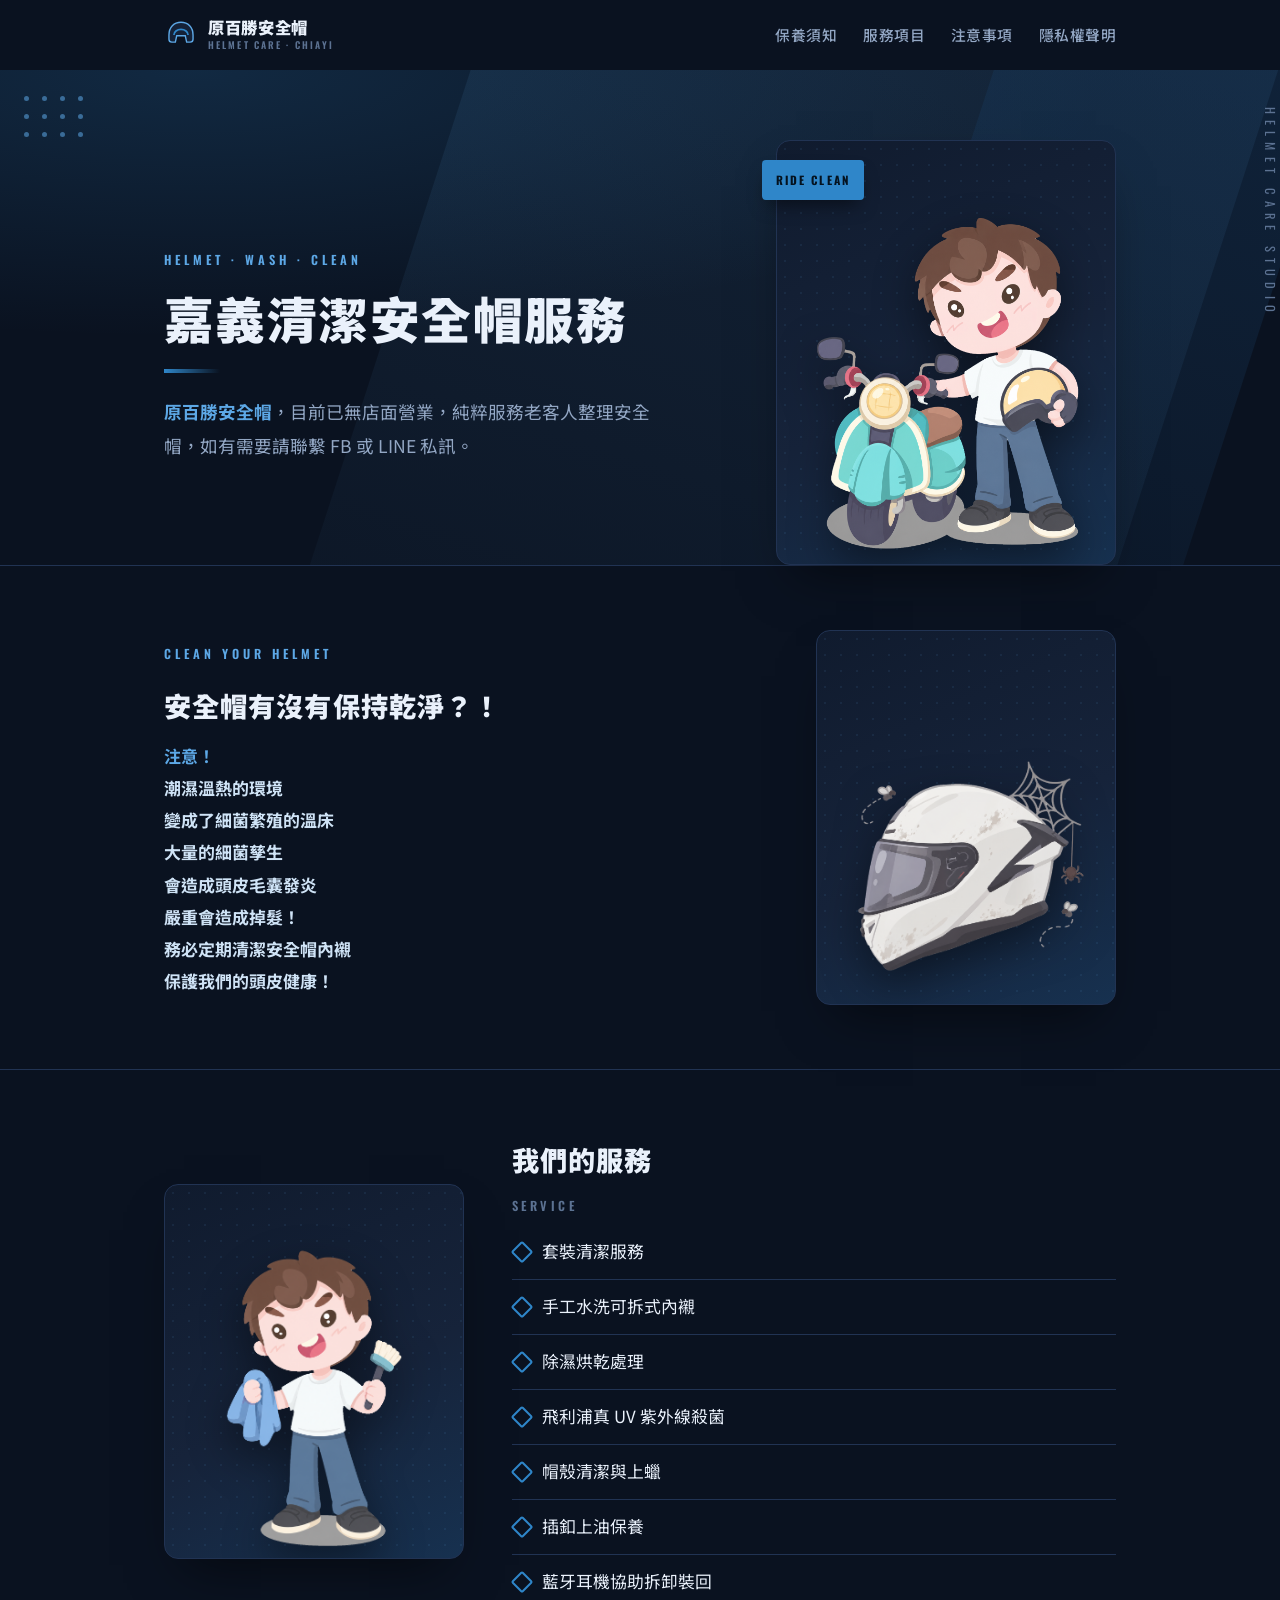
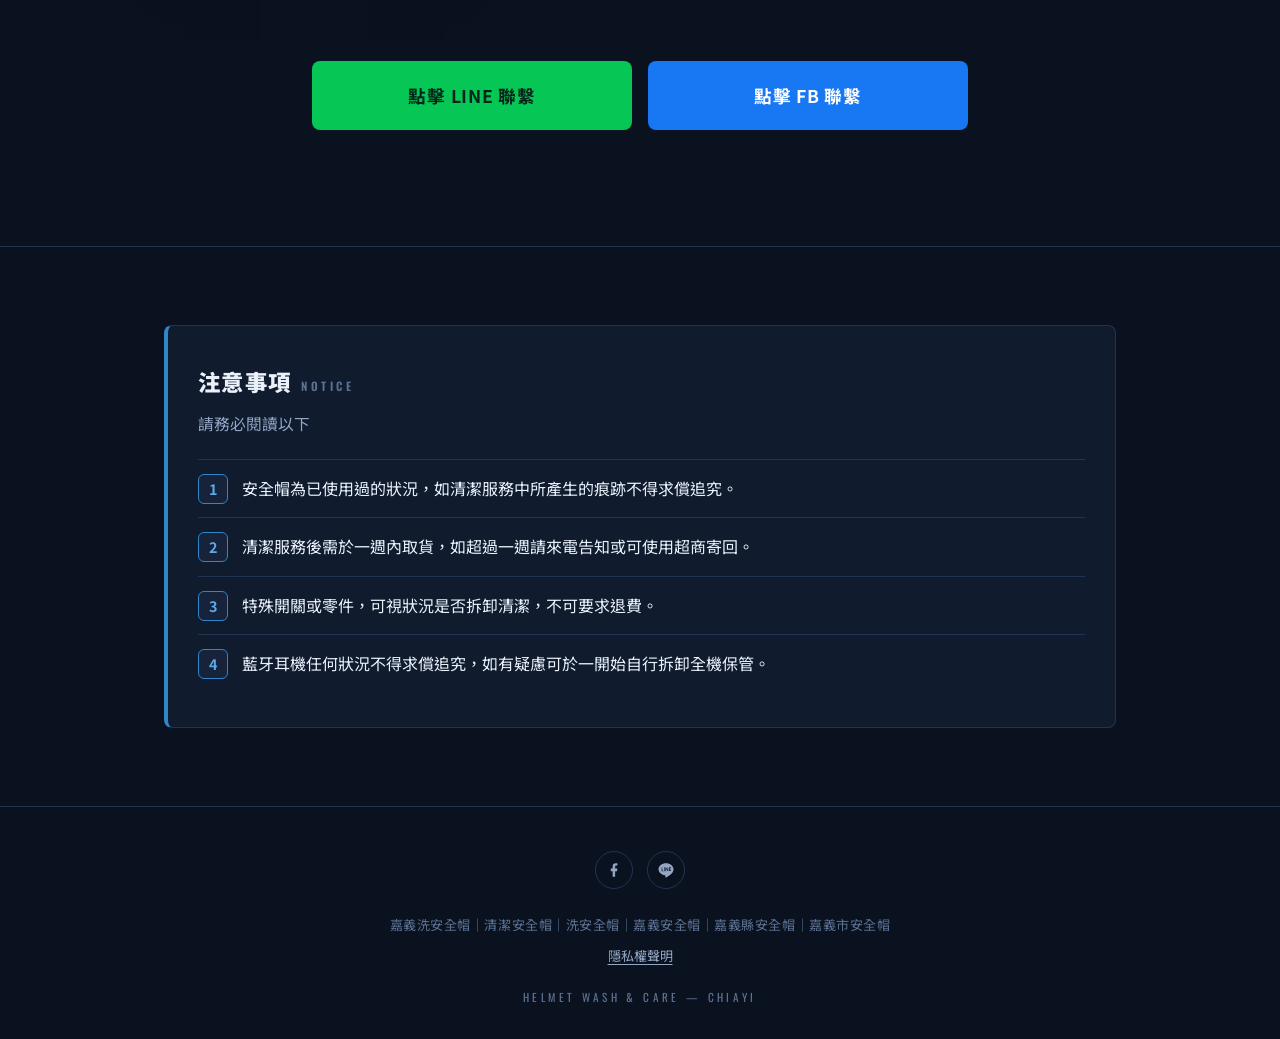
<file: index.html>
<!DOCTYPE html>
<html lang="zh-Hant">
<head>
<meta charset="UTF-8">
<meta name="viewport" content="width=device-width, initial-scale=1.0">
<title>嘉義清潔安全帽服務｜原百勝安全帽</title>
<meta name="description" content="嘉義清潔安全帽服務，原百勝安全帽。手工水洗內襯、UV紫外線殺菌、帽殼上蠟保養。純服務老客人，請FB或LINE私訊。">
<link rel="preconnect" href="https://fonts.googleapis.com">
<link rel="preconnect" href="https://fonts.gstatic.com" crossorigin>
<link href="https://fonts.googleapis.com/css2?family=Noto+Sans+TC:wght@400;500;700;900&family=Oswald:wght@500;600;700&display=swap" rel="stylesheet">
<link rel="stylesheet" href="styles.css">
</head>
<body>

<div class="topbar">
  <a class="brand" href="#top">
    <svg viewBox="0 0 48 48" fill="none" xmlns="http://www.w3.org/2000/svg" aria-hidden="true">
      <path d="M24 6c-10 0-17 7-17 18v6a4 4 0 0 0 4 4h5l2-9h12l2 9h5a4 4 0 0 0 4-4v-6c0-11-7-18-17-18Z" fill="#152238" stroke="#5da8e6" stroke-width="2"/>
      <path d="M14 24a10 8 0 0 1 20 0" stroke="#2f86c9" stroke-width="2.5" fill="none"/>
    </svg>
    <span class="name">原百勝安全帽<small class="en-face">HELMET&nbsp;CARE&nbsp;·&nbsp;CHIAYI</small></span>
  </a>
  <nav class="topnav">
    <a href="#warn">保養須知</a>
    <a href="#service">服務項目</a>
    <a href="#notice">注意事項</a>
    <a href="privacy.html">隱私權聲明</a>
  </nav>
</div>

<header class="hero" id="top">
  <div class="diag"><i></i><i></i></div>
  <div class="hero-corner-dots dotgrid" aria-hidden="true">
    <span></span><span></span><span></span><span></span>
    <span></span><span></span><span></span><span></span>
    <span></span><span></span><span></span><span></span>
  </div>
  <div class="wrap">
    <div class="hero-inner">
      <div class="hero-text">
        <span class="eyebrow en-face">HELMET · WASH · CLEAN</span>
        <h1>嘉義清潔安全帽服務</h1>
        <div class="lamp"></div>
        <p class="sub"><strong>原百勝安全帽</strong>，目前已無店面營業，純粹服務老客人整理安全帽，如有需要請聯繫 FB 或 LINE 私訊。</p>
      </div>
      <div class="hero-art">
        <div class="frame art-panel">
          <img src="images/hero-rider.png" alt="插畫：一位騎士站在機車旁，手裡拿著一頂安全帽">
        </div>
        <span class="tag en-face">RIDE&nbsp;CLEAN</span>
      </div>
    </div>
  </div>
  <span class="side-label en-face">HELMET CARE STUDIO</span>
</header>

<main>

  <!-- 第一段 -->
  <section class="block warn" id="warn">
    <div class="wrap">
      <div class="row">
        <div class="col-text">
          <span class="eyebrow en-face">CLEAN YOUR HELMET</span>
          <h2 class="head">安全帽有沒有保持乾淨？！</h2>
          <p class="lede"><span class="big">注意！</span>
潮濕溫熱的環境
變成了細菌繁殖的溫床
大量的細菌孳生
會造成頭皮毛囊發炎
嚴重會造成掉髮！
務必定期清潔安全帽內襯
保護我們的頭皮健康！</p>
        </div>
        <div class="col-art">
          <div class="frame art-panel">
            <img src="images/warn-dirty-helmet.png" alt="插畫：沾滿灰塵、蜘蛛網與蒼蠅的髒安全帽，提醒定期清潔的重要">
          </div>
        </div>
      </div>
    </div>
  </section>

  <!-- 第二段 -->
  <section class="block" id="service">
    <div class="wrap">
      <div class="row flip">
        <div class="col-text">
          <h2 class="head">我們的服務<span class="en en-face">SERVICE</span></h2>
          <ul class="services">
            <li>套裝清潔服務</li>
            <li>手工水洗可拆式內襯</li>
            <li>除濕烘乾處理</li>
            <li>飛利浦真 UV 紫外線殺菌</li>
            <li>帽殼清潔與上蠟</li>
            <li>插釦上油保養</li>
            <li>藍牙耳機協助拆卸裝回</li>
          </ul>
        </div>
        <div class="col-art">
          <div class="frame art-panel">
            <img src="images/service-cleaning.png" alt="插畫：師傅拿著抹布與清潔刷，準備清潔安全帽">
          </div>
        </div>
      </div>

      <!-- CTA -->
      <div class="cta-row">
        <a class="btn line" href="https://line.me/R/ti/p/@006lrfck" target="_blank" rel="noopener">點擊 LINE 聯繫</a>
        <a class="btn fb" href="https://www.facebook.com/PahSingTw/" target="_blank" rel="noopener">點擊 FB 聯繫</a>
      </div>
    </div>
  </section>

  <!-- 第三段：注意事項 -->
  <section class="block" id="notice">
    <div class="wrap">
      <div class="notice">
        <h2>注意事項<span class="en en-face">NOTICE</span></h2>
        <p class="must">請務必閱讀以下</p>
        <ol>
          <li>安全帽為已使用過的狀況，如清潔服務中所產生的痕跡不得求償追究。</li>
          <li>清潔服務後需於一週內取貨，如超過一週請來電告知或可使用超商寄回。</li>
          <li>特殊開關或零件，可視狀況是否拆卸清潔，不可要求退費。</li>
          <li>藍牙耳機任何狀況不得求償追究，如有疑慮可於一開始自行拆卸全機保管。</li>
        </ol>
      </div>
    </div>
  </section>

</main>

<footer>
  <div class="social">
    <a href="https://www.facebook.com/PahSingTw/" target="_blank" rel="noopener" aria-label="Facebook">
      <svg viewBox="0 0 24 24" fill="currentColor"><path d="M13.5 21v-7.5H16l.5-3.5h-3V7.8c0-1 .3-1.7 1.7-1.7H16.6V3.1C16.3 3 15.3 3 14.2 3c-2.4 0-4 1.5-4 4.2V10H7.7v3.5h2.5V21h3.3Z"/></svg>
    </a>
    <a href="https://line.me/R/ti/p/@006lrfck" target="_blank" rel="noopener" aria-label="LINE">
      <svg viewBox="0 0 24 24" fill="currentColor"><path d="M12 3C6.5 3 2 6.6 2 11c0 3.9 3.5 7.2 8.3 7.9.3.1.8.2.9.5.1.3 0 .7 0 1l-.1 1c0 .3-.2 1.1.9.6 1.1-.5 6-3.5 8.2-6C21.6 14.2 22 12.7 22 11c0-4.4-4.5-8-10-8Zm-3.9 10.6H6.6a.4.4 0 0 1-.4-.4V8.8a.4.4 0 0 1 .8 0v4h1.1a.4.4 0 0 1 0 .8Zm1.9 0a.4.4 0 0 1-.4-.4V8.8a.4.4 0 0 1 .8 0v4.4c0 .2-.2.4-.4.4Zm5-.4c0 .2-.1.3-.3.4h-.1a.4.4 0 0 1-.3-.2l-2.2-3v2.8a.4.4 0 0 1-.8 0V8.8c0-.2.1-.3.3-.4h.1c.1 0 .2 0 .3.2l2.2 3V8.8a.4.4 0 0 1 .8 0v4.4Zm3.4-2.6a.4.4 0 0 1 0 .8h-1.5v1h1.5a.4.4 0 0 1 0 .8h-1.9a.4.4 0 0 1-.4-.4V8.8c0-.2.2-.4.4-.4h1.9a.4.4 0 0 1 0 .8h-1.5v1h1.5Z"/></svg>
    </a>
  </div>
  <p class="seo">嘉義洗安全帽｜清潔安全帽｜洗安全帽｜嘉義安全帽｜嘉義縣安全帽｜嘉義市安全帽</p>
  <p class="foot-links"><a href="privacy.html">隱私權聲明</a></p>
  <p class="brandline en-face">HELMET WASH &amp; CARE — CHIAYI</p>
</footer>

</body>
</html>
</file>
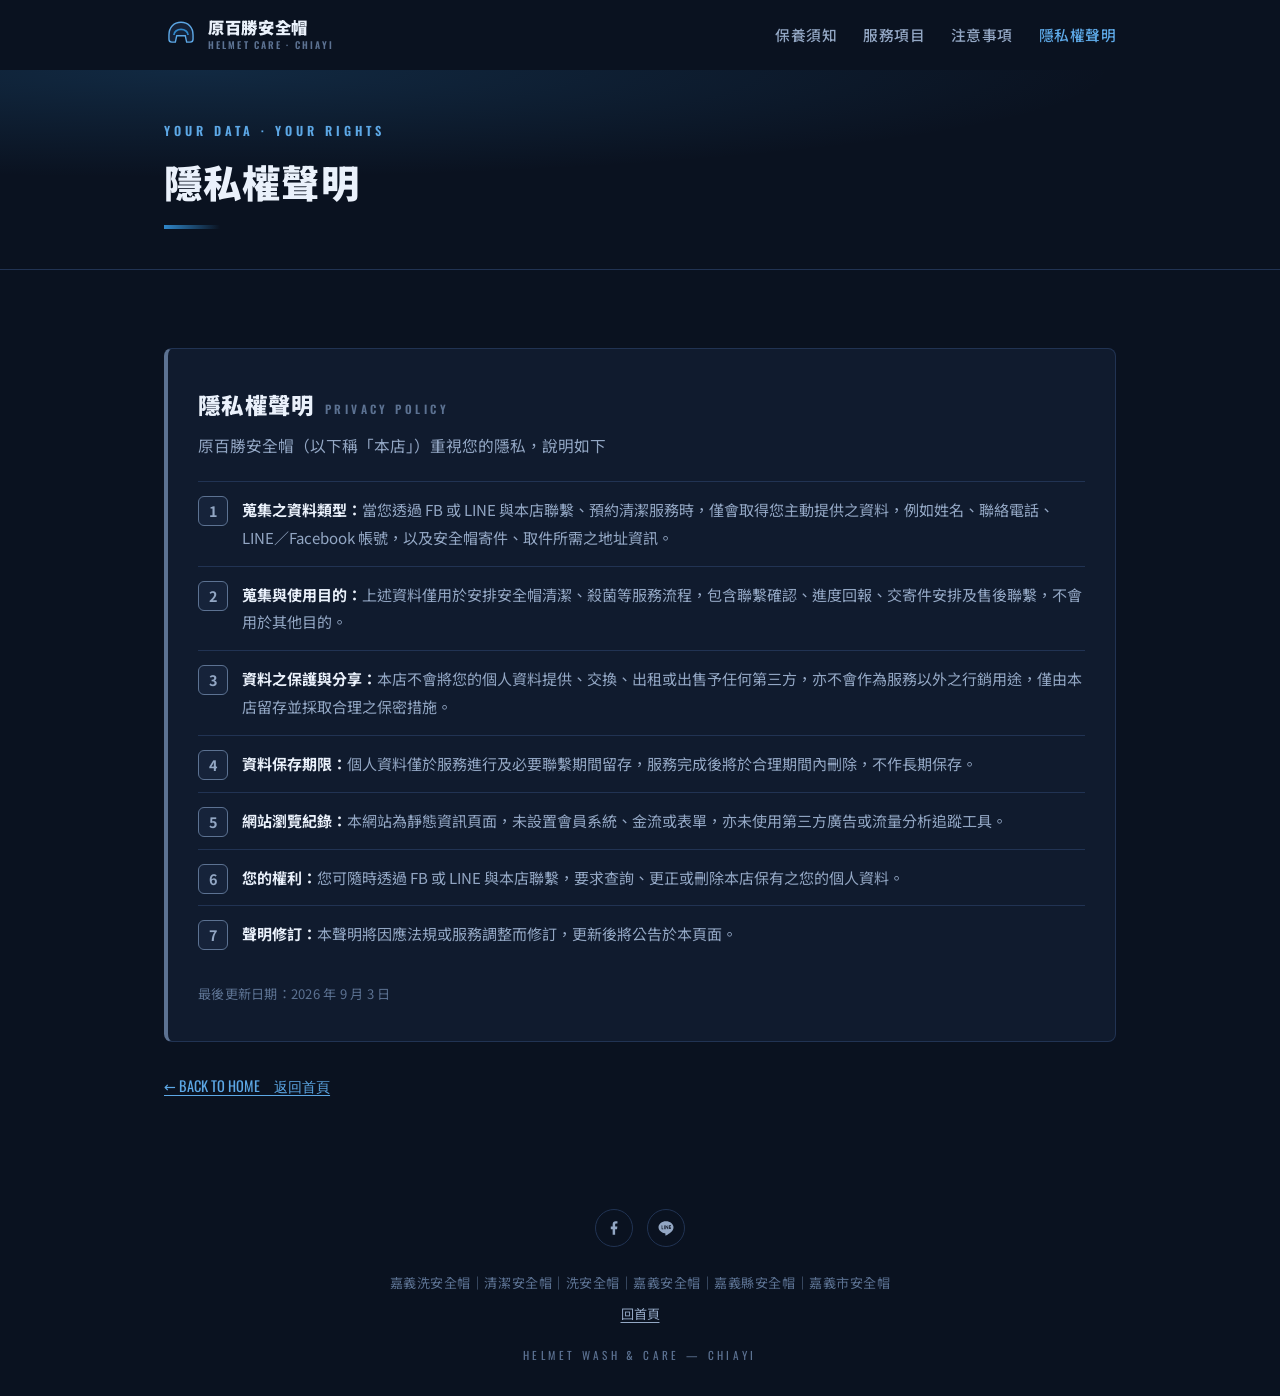
<file: privacy.html>
<!DOCTYPE html>
<html lang="zh-Hant">
<head>
<meta charset="UTF-8">
<meta name="viewport" content="width=device-width, initial-scale=1.0">
<title>隱私權聲明｜原百勝安全帽</title>
<meta name="description" content="原百勝安全帽隱私權聲明：說明蒐集資料的類型、目的、保存方式與您可行使的權利。">
<link rel="preconnect" href="https://fonts.googleapis.com">
<link rel="preconnect" href="https://fonts.gstatic.com" crossorigin>
<link href="https://fonts.googleapis.com/css2?family=Noto+Sans+TC:wght@400;500;700;900&family=Oswald:wght@500;600;700&display=swap" rel="stylesheet">
<link rel="stylesheet" href="styles.css">
</head>
<body>

<div class="topbar">
  <a class="brand" href="index.html">
    <svg viewBox="0 0 48 48" fill="none" xmlns="http://www.w3.org/2000/svg" aria-hidden="true">
      <path d="M24 6c-10 0-17 7-17 18v6a4 4 0 0 0 4 4h5l2-9h12l2 9h5a4 4 0 0 0 4-4v-6c0-11-7-18-17-18Z" fill="#152238" stroke="#5da8e6" stroke-width="2"/>
      <path d="M14 24a10 8 0 0 1 20 0" stroke="#2f86c9" stroke-width="2.5" fill="none"/>
    </svg>
    <span class="name">原百勝安全帽<small class="en-face">HELMET&nbsp;CARE&nbsp;·&nbsp;CHIAYI</small></span>
  </a>
  <nav class="topnav">
    <a href="index.html#warn">保養須知</a>
    <a href="index.html#service">服務項目</a>
    <a href="index.html#notice">注意事項</a>
    <a href="privacy.html" class="current">隱私權聲明</a>
  </nav>
</div>

<header class="page-hero">
  <div class="wrap">
    <span class="eyebrow en-face">YOUR DATA · YOUR RIGHTS</span>
    <h1>隱私權聲明</h1>
    <div class="lamp"></div>
  </div>
</header>

<main>
  <section class="block" style="border-bottom:0">
    <div class="wrap">
      <div class="notice privacy">
        <h2>隱私權聲明<span class="en en-face">PRIVACY POLICY</span></h2>
        <p class="must">原百勝安全帽（以下稱「本店」）重視您的隱私，說明如下</p>
        <ol>
          <li><strong>蒐集之資料類型：</strong>當您透過 FB 或 LINE 與本店聯繫、預約清潔服務時，僅會取得您主動提供之資料，例如姓名、聯絡電話、LINE／Facebook 帳號，以及安全帽寄件、取件所需之地址資訊。</li>
          <li><strong>蒐集與使用目的：</strong>上述資料僅用於安排安全帽清潔、殺菌等服務流程，包含聯繫確認、進度回報、交寄件安排及售後聯繫，不會用於其他目的。</li>
          <li><strong>資料之保護與分享：</strong>本店不會將您的個人資料提供、交換、出租或出售予任何第三方，亦不會作為服務以外之行銷用途，僅由本店留存並採取合理之保密措施。</li>
          <li><strong>資料保存期限：</strong>個人資料僅於服務進行及必要聯繫期間留存，服務完成後將於合理期間內刪除，不作長期保存。</li>
          <li><strong>網站瀏覽紀錄：</strong>本網站為靜態資訊頁面，未設置會員系統、金流或表單，亦未使用第三方廣告或流量分析追蹤工具。</li>
          <li><strong>您的權利：</strong>您可隨時透過 FB 或 LINE 與本店聯繫，要求查詢、更正或刪除本店保有之您的個人資料。</li>
          <li><strong>聲明修訂：</strong>本聲明將因應法規或服務調整而修訂，更新後將公告於本頁面。</li>
        </ol>
        <p class="updated">最後更新日期：2026 年 9 月 3 日</p>
      </div>

      <p style="margin-top:28px"><a href="index.html" class="en-face" style="color:var(--blue-soft);text-decoration:underline;text-underline-offset:3px;font-size:.9rem">&larr; BACK TO HOME　返回首頁</a></p>
    </div>
  </section>
</main>

<footer>
  <div class="social">
    <a href="https://www.facebook.com/PahSingTw/" target="_blank" rel="noopener" aria-label="Facebook">
      <svg viewBox="0 0 24 24" fill="currentColor"><path d="M13.5 21v-7.5H16l.5-3.5h-3V7.8c0-1 .3-1.7 1.7-1.7H16.6V3.1C16.3 3 15.3 3 14.2 3c-2.4 0-4 1.5-4 4.2V10H7.7v3.5h2.5V21h3.3Z"/></svg>
    </a>
    <a href="https://line.me/R/ti/p/@006lrfck" target="_blank" rel="noopener" aria-label="LINE">
      <svg viewBox="0 0 24 24" fill="currentColor"><path d="M12 3C6.5 3 2 6.6 2 11c0 3.9 3.5 7.2 8.3 7.9.3.1.8.2.9.5.1.3 0 .7 0 1l-.1 1c0 .3-.2 1.1.9.6 1.1-.5 6-3.5 8.2-6C21.6 14.2 22 12.7 22 11c0-4.4-4.5-8-10-8Zm-3.9 10.6H6.6a.4.4 0 0 1-.4-.4V8.8a.4.4 0 0 1 .8 0v4h1.1a.4.4 0 0 1 0 .8Zm1.9 0a.4.4 0 0 1-.4-.4V8.8a.4.4 0 0 1 .8 0v4.4c0 .2-.2.4-.4.4Zm5-.4c0 .2-.1.3-.3.4h-.1a.4.4 0 0 1-.3-.2l-2.2-3v2.8a.4.4 0 0 1-.8 0V8.8c0-.2.1-.3.3-.4h.1c.1 0 .2 0 .3.2l2.2 3V8.8a.4.4 0 0 1 .8 0v4.4Zm3.4-2.6a.4.4 0 0 1 0 .8h-1.5v1h1.5a.4.4 0 0 1 0 .8h-1.9a.4.4 0 0 1-.4-.4V8.8c0-.2.2-.4.4-.4h1.9a.4.4 0 0 1 0 .8h-1.5v1h1.5Z"/></svg>
    </a>
  </div>
  <p class="seo">嘉義洗安全帽｜清潔安全帽｜洗安全帽｜嘉義安全帽｜嘉義縣安全帽｜嘉義市安全帽</p>
  <p class="foot-links"><a href="index.html">回首頁</a></p>
  <p class="brandline en-face">HELMET WASH &amp; CARE — CHIAYI</p>
</footer>

</body>
</html>
</file>
<file: styles.css>
:root{
  --bg:#0a1220;
  --panel:#101b2e;
  --panel-2:#16233a;
  --ink:#eaf1fb;
  --ink-dim:#93a7c4;
  --steel:#5c7292;
  --blue:#2f86c9;
  --blue-soft:#5da8e6;
  --blue-deep:#173a5e;
  --line:#213353;
  --line-height:1.9;
}
*{box-sizing:border-box;margin:0;padding:0}
html{scroll-behavior:smooth}
body{
  background:var(--bg);
  color:var(--ink);
  font-family:"Noto Sans TC",system-ui,sans-serif;
  line-height:var(--line-height);
  -webkit-font-smoothing:antialiased;
  overflow-x:hidden;
}
.wrap{max-width:1000px;margin:0 auto;padding:0 24px;position:relative;z-index:2}
.en-face{font-family:"Oswald",system-ui,sans-serif}

/* dot grid + diagonal decoration helpers */
.dotgrid{
  display:grid;grid-template-columns:repeat(4,10px);grid-auto-rows:10px;gap:8px;
}
.dotgrid span{width:5px;height:5px;border-radius:50%;background:var(--blue-soft);opacity:.55}

.diag{
  position:absolute;inset:0;overflow:hidden;pointer-events:none;z-index:0;
}
.diag i{
  position:absolute;display:block;background:linear-gradient(180deg,rgba(93,168,230,.14),rgba(93,168,230,.02));
}

/* TOP BAR */
.topbar{
  display:flex;align-items:center;justify-content:space-between;flex-wrap:wrap;gap:10px 16px;
  padding:18px 24px;max-width:1000px;margin:0 auto;position:relative;z-index:3;
}
.brand{display:flex;align-items:center;gap:10px;text-decoration:none;color:var(--ink)}
.brand svg{width:34px;height:34px;flex:0 0 auto}
.brand .name{font-weight:900;font-size:1.02rem;letter-spacing:.04em;line-height:1.2}
.brand .name small{display:block;font-size:.6rem;color:var(--steel);letter-spacing:.22em;font-weight:600;margin-top:2px}
nav.topnav{display:flex;gap:26px;flex-wrap:wrap;white-space:nowrap}
nav.topnav a{color:var(--ink-dim);text-decoration:none;font-size:.92rem;font-weight:500;letter-spacing:.03em;transition:color .15s ease}
nav.topnav a:hover,nav.topnav a:focus-visible{color:var(--blue-soft)}
nav.topnav a.current{color:var(--blue-soft)}
@media(max-width:640px){
  .topbar{justify-content:center;text-align:center}
  nav.topnav{gap:8px 16px;justify-content:center;width:100%}
  nav.topnav a{font-size:.82rem}
}

/* HERO */
.hero{
  position:relative;
  padding:36px 24px 0;
  border-bottom:1px solid var(--line);
  background:
    radial-gradient(120% 90% at 15% 0%, rgba(47,134,201,.20), transparent 60%),
    var(--bg);
}
.hero .diag i:nth-child(1){width:60%;height:220%;top:-60%;right:8%;transform:rotate(18deg);}
.hero .diag i:nth-child(2){width:26%;height:220%;top:-60%;right:2%;transform:rotate(18deg);background:linear-gradient(180deg,rgba(23,58,94,.5),rgba(23,58,94,.05));}
.hero-corner-dots{position:absolute;top:26px;left:24px;z-index:1}
.hero-inner{
  display:flex;align-items:center;gap:40px;padding:34px 0 0;position:relative;z-index:2;
}
.hero-text{flex:1 1 0;min-width:0}
.eyebrow{
  display:inline-block;font-family:"Oswald",sans-serif;font-size:.78rem;font-weight:600;
  letter-spacing:.32em;color:var(--blue-soft);text-transform:uppercase;margin-bottom:14px;
}
.hero h1{
  font-weight:900;font-size:clamp(2rem,6vw,3.1rem);letter-spacing:.03em;line-height:1.28;
}
.hero .lamp{
  width:56px;height:4px;margin:20px 0 22px;
  background:linear-gradient(90deg,var(--blue),transparent);
}
.hero .sub{max-width:520px;color:var(--ink-dim);font-size:clamp(1rem,2.4vw,1.1rem)}
.hero .sub strong{color:var(--blue-soft);font-weight:700}
.hero-art{
  flex:0 0 340px;max-width:340px;position:relative;
}
.hero-art .frame{
  aspect-ratio:4/5;
}
.hero-art .tag{
  position:absolute;left:-14px;top:20px;background:var(--blue);color:#04121f;
  font-family:"Oswald",sans-serif;font-weight:700;font-size:.72rem;letter-spacing:.18em;
  padding:9px 14px;border-radius:4px;box-shadow:0 10px 18px -6px rgba(0,0,0,.5);
}
.side-label{
  position:absolute;right:10px;top:50%;transform:translateY(-50%) rotate(90deg);
  transform-origin:right center;font-family:"Oswald",sans-serif;font-size:.78rem;
  letter-spacing:.5em;color:var(--steel);white-space:nowrap;z-index:2;
}
@media(max-width:760px){
  .hero-inner{flex-direction:column-reverse;gap:28px;padding-top:10px}
  .hero-art{flex:0 0 auto;max-width:280px;width:100%}
  .side-label{display:none}
}

/* SIMPLE PAGE HERO (for standalone pages like the privacy policy) */
.page-hero{
  position:relative;padding:44px 24px 40px;border-bottom:1px solid var(--line);
  background:radial-gradient(120% 90% at 15% 0%, rgba(47,134,201,.20), transparent 60%),var(--bg);
}
.page-hero h1{font-weight:900;font-size:clamp(1.7rem,5vw,2.4rem);letter-spacing:.03em;line-height:1.3}
.page-hero .lamp{width:56px;height:4px;margin:18px 0 0;background:linear-gradient(90deg,var(--blue),transparent)}

/* SECTIONS */
section.block{padding:64px 0;border-bottom:1px solid var(--line);position:relative}
.row{display:flex;gap:48px;align-items:center;position:relative;z-index:2}
.row.flip{flex-direction:row-reverse}
.col-text{flex:1 1 0;min-width:0}
.col-art{flex:0 0 300px;max-width:300px;position:relative}
.col-art .frame{
  aspect-ratio:4/5;
}

/* shared cutout-illustration panel: gradient card + dot grid, image sits on top uncropped */
.art-panel{
  position:relative;border-radius:14px;overflow:hidden;border:1px solid var(--line);
  background:linear-gradient(155deg,var(--panel) 0%,var(--panel-2) 55%,var(--blue-deep) 130%);
  box-shadow:0 26px 50px -20px rgba(0,0,0,.55);
  display:flex;align-items:flex-end;justify-content:center;
}
.art-panel::after{
  content:"";position:absolute;inset:0;pointer-events:none;
  background-image:radial-gradient(rgba(93,168,230,.35) 1.5px, transparent 1.5px);
  background-size:16px 16px;opacity:.25;
}
.art-panel img{
  position:relative;z-index:1;width:88%;max-height:96%;object-fit:contain;
  filter:drop-shadow(0 16px 22px rgba(0,0,0,.45));
}

h2.head{font-weight:900;font-size:1.7rem;letter-spacing:.04em;margin-bottom:8px}
h2.head .en{display:block;font-size:.78rem;font-weight:600;color:var(--steel);letter-spacing:.28em;margin-top:8px;font-family:"Oswald",sans-serif}
.lede{white-space:pre-line;color:var(--ink);font-size:1.06rem}
.warn .lede{color:#cfe3f6;font-weight:700}
.warn .lede .big{color:var(--blue-soft)}

ul.services{list-style:none;margin-top:6px}
ul.services li{
  padding:11px 0 11px 30px;position:relative;border-bottom:1px solid var(--line);font-size:1.05rem;
}
ul.services li:last-child{border-bottom:0}
ul.services li::before{
  content:"";position:absolute;left:2px;top:19px;
  width:12px;height:12px;border:2px solid var(--blue);border-radius:2px;transform:rotate(45deg)
}

/* CTA */
.cta-row{display:flex;gap:16px;flex-wrap:wrap;justify-content:center;padding:52px 0}
.btn{
  flex:1 1 220px;max-width:320px;text-align:center;text-decoration:none;
  padding:18px 24px;border-radius:8px;font-weight:700;font-size:1.1rem;letter-spacing:.04em;
  transition:transform .15s ease,filter .15s ease;
}
.btn:hover{transform:translateY(-2px);filter:brightness(1.08)}
.btn:focus-visible{outline:3px solid var(--blue-soft);outline-offset:3px}
.btn.line{background:#06c755;color:#03251a}
.btn.fb{background:#1877f2;color:#fff}

/* NOTICE */
.notice{
  background:var(--panel);border:1px solid var(--line);border-left:4px solid var(--blue);
  border-radius:8px;padding:34px 30px;margin:14px 0;position:relative;z-index:2;
}
.notice h2{font-weight:900;font-size:1.4rem;letter-spacing:.06em}
.notice h2 .en{font-size:.72rem;color:var(--steel);letter-spacing:.3em;margin-left:10px;font-weight:600;font-family:"Oswald",sans-serif}
.notice .must{color:var(--ink-dim);margin:6px 0 20px;font-size:.98rem}
.notice ol{list-style:none;counter-reset:n}
.notice ol li{
  counter-increment:n;position:relative;padding:14px 0 14px 44px;border-top:1px solid var(--line);
  white-space:pre-line;color:var(--ink);font-size:1rem;line-height:1.85;
}
.notice ol li::before{
  content:counter(n);position:absolute;left:0;top:14px;
  width:28px;height:28px;line-height:28px;text-align:center;
  background:var(--panel-2);border:1px solid var(--blue);color:var(--blue-soft);
  border-radius:6px;font-weight:700;font-size:.9rem;
}

/* PRIVACY POLICY (subdued variant of .notice) */
.notice.privacy{border-left-color:var(--steel)}
.notice.privacy ol li{font-size:.94rem;color:var(--ink-dim);line-height:1.85}
.notice.privacy ol li strong{color:var(--ink);font-weight:700}
.notice.privacy ol li::before{border-color:var(--steel);color:var(--ink-dim)}
.notice.privacy .updated{margin-top:20px;color:var(--steel);font-size:.82rem;letter-spacing:.02em}

/* FOOTER */
footer{padding:44px 24px 30px;text-align:center;position:relative}
footer .social{display:flex;gap:14px;justify-content:center;margin-bottom:22px}
footer .social a{
  width:38px;height:38px;border-radius:50%;border:1px solid var(--line);
  display:flex;align-items:center;justify-content:center;color:var(--ink-dim);
  text-decoration:none;transition:color .15s ease,border-color .15s ease;
}
footer .social a:hover,footer .social a:focus-visible{color:var(--blue-soft);border-color:var(--blue)}
footer .social svg{width:18px;height:18px}
footer .seo{color:var(--steel);font-size:.82rem;letter-spacing:.04em;line-height:2.1}
footer .foot-links{margin-top:6px;font-size:.82rem}
footer .foot-links a{color:var(--ink-dim);text-decoration:underline;text-underline-offset:3px}
footer .foot-links a:hover,footer .foot-links a:focus-visible{color:var(--blue-soft)}
footer .brandline{font-family:"Oswald",sans-serif;letter-spacing:.3em;font-size:.7rem;color:var(--steel);margin-top:18px}

@media(max-width:680px){
  .row,.row.flip{flex-direction:column;gap:28px}
  .col-art{flex:0 0 auto;max-width:260px;width:100%}
  .col-art.deco{width:100%;max-width:100%}
  section.block{padding:48px 0}
  .notice{padding:26px 20px}
}
@media(prefers-reduced-motion:reduce){
  *{transition:none!important;scroll-behavior:auto!important}
}
</file>
